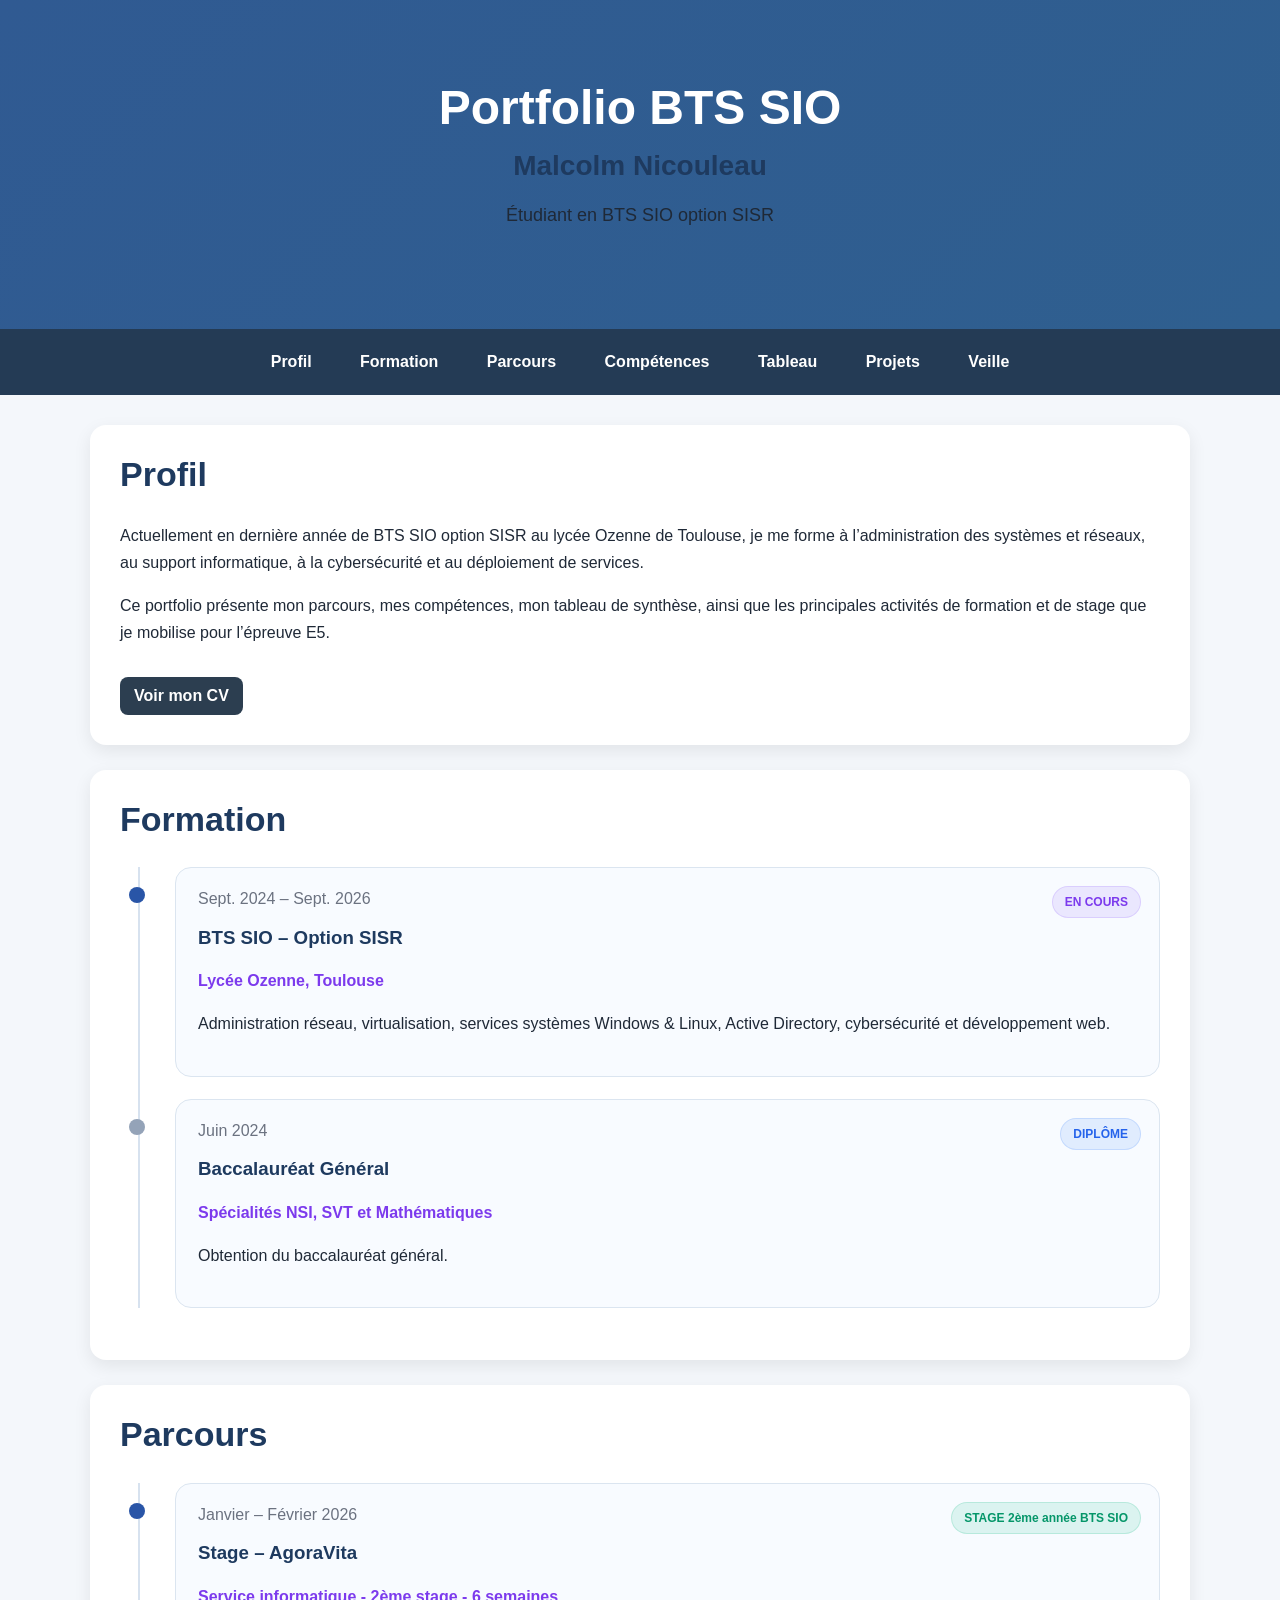
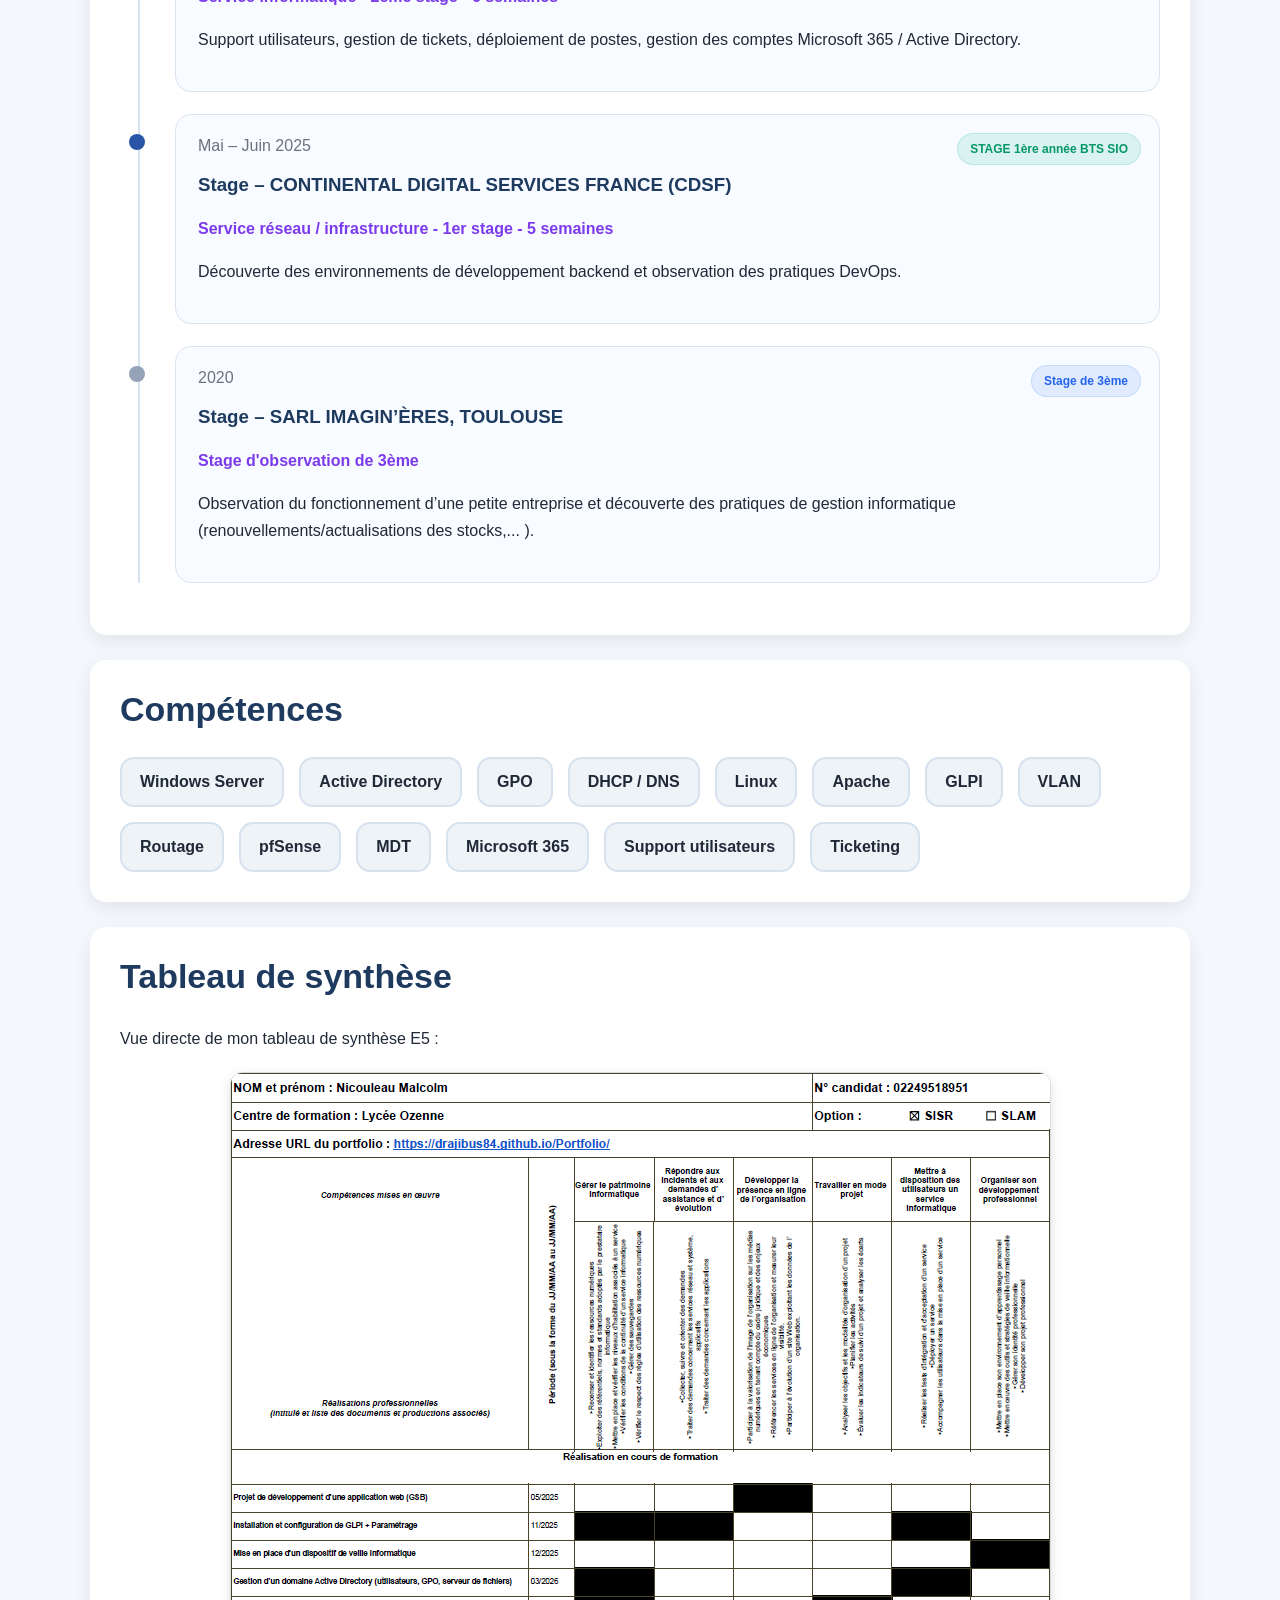
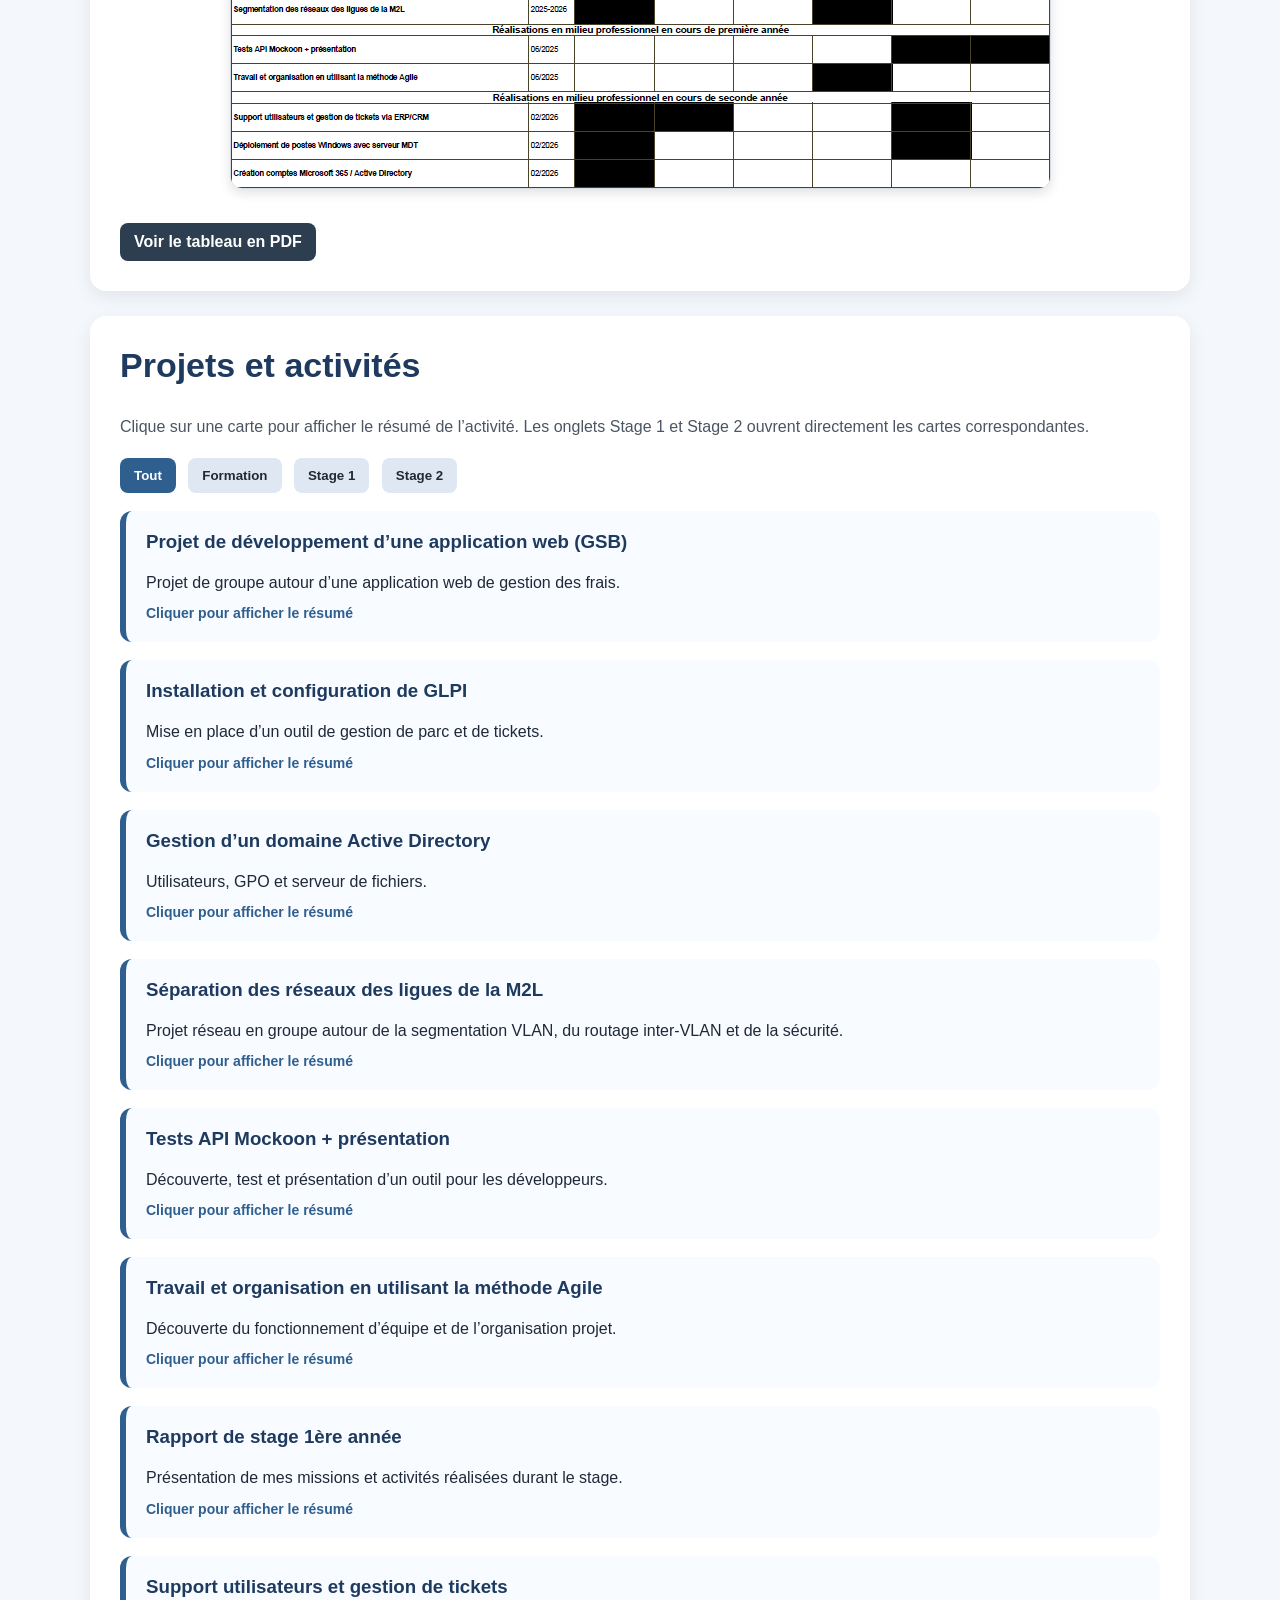
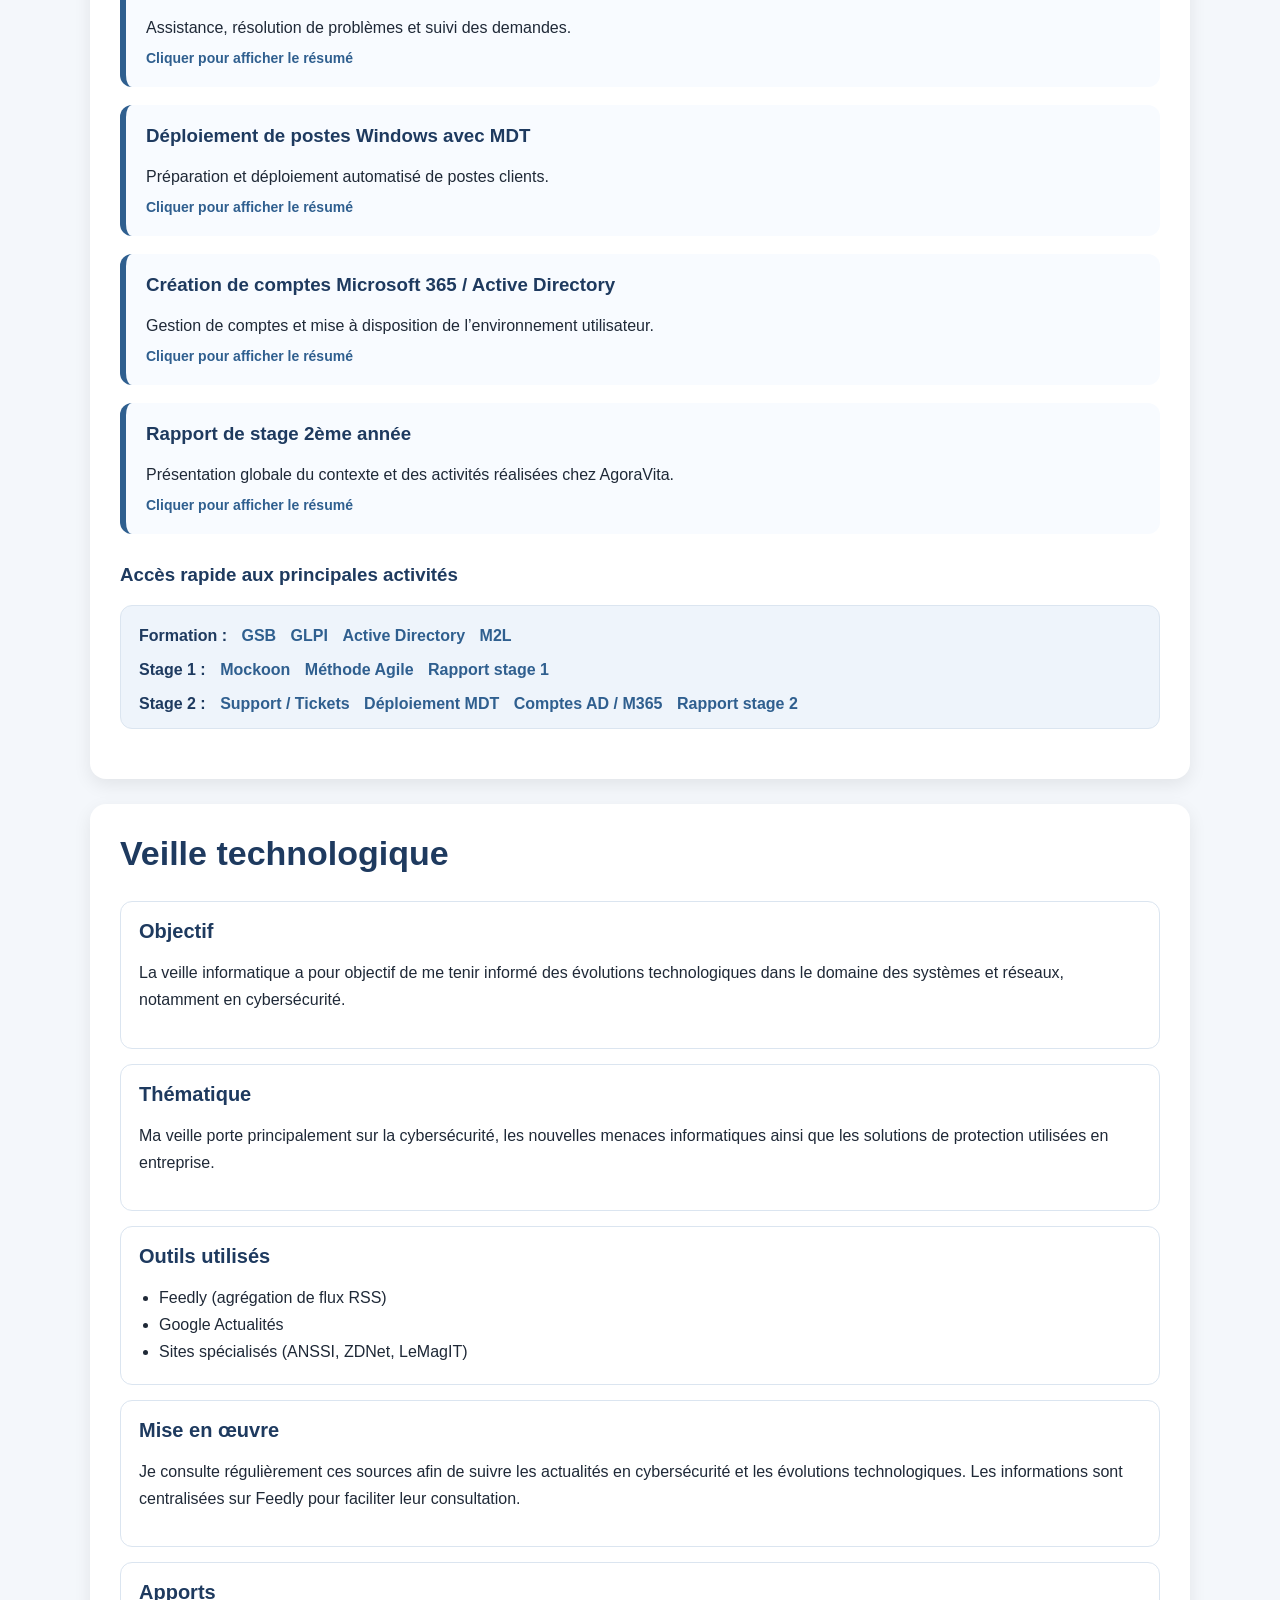
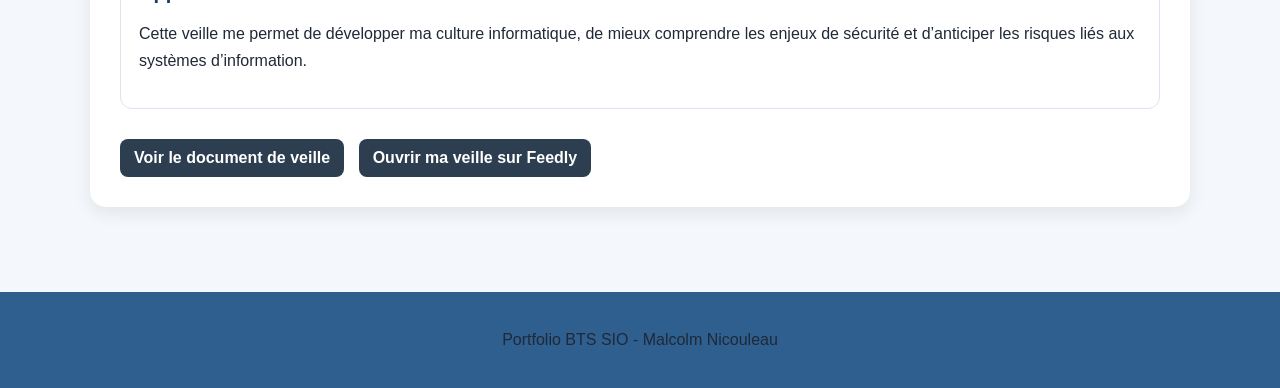
<file: index.html>
<!DOCTYPE html>
<html lang="fr">

<head>
    <meta charset="UTF-8">
    <meta name="viewport" content="width=device-width, initial-scale=1.0">
    <title>Portfolio BTS SIO - Malcolm Nicouleau</title>
    <link rel="stylesheet" href="style.css">
</head>

<body>

    <header class="hero">
        <div class="hero-overlay">
            <h1>Portfolio BTS SIO</h1>
            <h2>Malcolm Nicouleau</h2>
            <p>Étudiant en BTS SIO option SISR</p>
        </div>
    </header>

    <nav class="navbar">
        <a href="#profil">Profil</a>
        <a href="#formation">Formation</a>
        <a href="#parcours">Parcours</a>
        <a href="#competences">Compétences</a>
        <a href="#tableau">Tableau</a>
        <a href="#projets">Projets</a>
        <a href="#veille">Veille</a>
    </nav>

    <main>

        <section id="profil">
            <h2>Profil</h2>
            <p>
                Actuellement en dernière année de BTS SIO option SISR au lycée Ozenne de Toulouse,
                je me forme à l’administration des systèmes et réseaux, au support informatique,
                à la cybersécurité et au déploiement de services.
            </p>
            <p>
                Ce portfolio présente mon parcours, mes compétences, mon tableau de synthèse,
                ainsi que les principales activités de formation et de stage que je mobilise pour l’épreuve E5.
            </p>

            <div class="links">
                <a class="btn-doc" href="documents/cv_malcolm_nicouleau_licence.pdf" target="_blank">Voir mon CV</a>
            </div>
        </section>

        <section id="formation">
            <h2>Formation</h2>
            <div class="timeline">
                <div class="timeline-item">
                    <div class="timeline-dot"></div>
                    <div class="timeline-card">
                        <div class="timeline-date">Sept. 2024 – Sept. 2026</div>
                        <h3>BTS SIO – Option SISR</h3>
                        <p class="timeline-subtitle">Lycée Ozenne, Toulouse</p>
                        <p>
                            Administration réseau, virtualisation, services systèmes Windows & Linux,
                            Active Directory, cybersécurité et développement web.
                        </p>
                        <span class="timeline-badge">EN COURS</span>
                    </div>
                </div>

                <div class="timeline-item">
                    <div class="timeline-dot inactive"></div>
                    <div class="timeline-card">
                        <div class="timeline-date">Juin 2024</div>
                        <h3>Baccalauréat Général</h3>
                        <p class="timeline-subtitle">Spécialités NSI, SVT et Mathématiques</p>
                        <p>Obtention du baccalauréat général.</p>
                        <span class="timeline-badge alt">DIPLÔME</span>
                    </div>
                </div>
            </div>
        </section>

        <section id="parcours">
            <h2>Parcours</h2>
            <div class="timeline">
                <div class="timeline-item">
                    <div class="timeline-dot"></div>
                    <div class="timeline-card">
                        <div class="timeline-date">Janvier – Février 2026</div>
                        <h3>Stage – AgoraVita</h3>
                        <p class="timeline-subtitle">Service informatique - 2ème stage - 6 semaines</p>
                        <p>
                            Support utilisateurs, gestion de tickets, déploiement de postes,
                            gestion des comptes Microsoft 365 / Active Directory.
                        </p>
                        <span class="timeline-badge success">STAGE 2ème année BTS SIO</span>
                    </div>
                </div>

                <div class="timeline-item">
                    <div class="timeline-dot"></div>
                    <div class="timeline-card">
                        <div class="timeline-date">Mai – Juin 2025</div>
                        <h3>Stage – CONTINENTAL DIGITAL SERVICES FRANCE (CDSF)</h3>
                        <p class="timeline-subtitle">Service réseau / infrastructure - 1er stage - 5 semaines</p>
                        <p>
                            Découverte des environnements de
                            développement backend et observation des pratiques DevOps.
                        </p>
                        <span class="timeline-badge success">STAGE 1ère année BTS SIO</span>
                    </div>
                </div>

                <div class="timeline-item">
                    <div class="timeline-dot inactive"></div>
                    <div class="timeline-card">
                        <div class="timeline-date">2020</div>
                        <h3>Stage – SARL IMAGIN’ÈRES, TOULOUSE</h3>
                        <p class="timeline-subtitle">Stage d'observation de 3ème</p>
                        <p>
                            Observation du fonctionnement d’une petite entreprise et
                            découverte des pratiques de gestion informatique
                            (renouvellements/actualisations des stocks,... ).
                        </p>
                        <span class="timeline-badge alt">Stage de 3ème</span>
                    </div>
                </div>
            </div>
        </section>

        <section id="competences">
            <h2>Compétences</h2>
            <div class="skills-grid">
                <div class="skill-box">Windows Server</div>
                <div class="skill-box">Active Directory</div>
                <div class="skill-box">GPO</div>
                <div class="skill-box">DHCP / DNS</div>
                <div class="skill-box">Linux</div>
                <div class="skill-box">Apache</div>
                <div class="skill-box">GLPI</div>
                <div class="skill-box">VLAN</div>
                <div class="skill-box">Routage</div>
                <div class="skill-box">pfSense</div>
                <div class="skill-box">MDT</div>
                <div class="skill-box">Microsoft 365</div>
                <div class="skill-box">Support utilisateurs</div>
                <div class="skill-box">Ticketing</div>
            </div>
        </section>

        <section id="tableau">
            <h2>Tableau de synthèse</h2>
            <p>Vue directe de mon tableau de synthèse E5 :</p>

            <div class="tableau-container">
                <img src="images/Tableau-de-synthese.png" alt="Tableau de synthèse E5">
            </div>

            <div class="links">
                <a class="btn-doc" href="documents/Tableau-de-synthese-Epreuve-E5-BTS-SIO-2026-Malcolm.pdf"
                    target="_blank">
                    Voir le tableau en PDF
                </a>
            </div>
        </section>

        <section id="projets">
            <h2>Projets et activités</h2>
            <p class="section-help">
                Clique sur une carte pour afficher le résumé de l’activité. Les onglets Stage 1 et Stage 2 ouvrent
                directement les cartes correspondantes.
            </p>

            <div class="tabs">
                <button class="tab-btn active" onclick="filterProjects('all', this)">Tout</button>
                <button class="tab-btn" onclick="filterProjects('formation', this)">Formation</button>
                <button class="tab-btn" onclick="filterProjects('stage1', this, true)">Stage 1</button>
                <button class="tab-btn" onclick="filterProjects('stage2', this, true)">Stage 2</button>
            </div>

            <div class="project-list">

                <div id="gsb" class="project-card formation" onclick="toggleProject(this)">
                    <div class="project-summary">
                        <h3>Projet de développement d’une application web (GSB)</h3>
                        <p>Projet de groupe autour d’une application web de gestion des frais.</p>
                        <span class="project-hint">Cliquer pour afficher le résumé</span>
                    </div>

                    <div class="project-details" onclick="event.stopPropagation()">
                        <div class="project-block">
                            <h4>Contexte</h4>
                            <p>
                                Dans le cadre de ma première année de BTS SIO, j’ai participé à un projet en groupe
                                visant
                                à développer une application web pour le laboratoire Galaxy Swiss Bourdin (GSB).
                                L’objectif était de remplacer un système de gestion des frais non uniforme par une
                                application
                                centralisée accessible en ligne.
                            </p>
                        </div>

                        <div class="project-block">
                            <h4>Objectif</h4>
                            <ul>
                                <li>Permettre aux visiteurs de saisir et consulter leurs frais</li>
                                <li>Permettre aux comptables de valider et suivre les remboursements</li>
                                <li>Mettre en place une application complète avec base de données</li>
                            </ul>
                        </div>

                        <div class="project-block">
                            <h4>Réalisation</h4>
                            <p>
                                J’ai participé au développement de l’application en PHP, à la mise en place d’une base
                                de données
                                ainsi qu’au déploiement sur un serveur web.
                            </p>
                            <ul>
                                <li>Création de pages web en PHP / HTML</li>
                                <li>Mise en place d’un système de connexion avec gestion des rôles</li>
                                <li>Utilisation d’une base de données avec phpMyAdmin</li>
                                <li>Déploiement sur serveur Apache</li>
                                <li>Accès distant via SSH / SFTP</li>
                            </ul>
                        </div>

                        <div class="project-block">
                            <h4>Outils utilisés</h4>
                            <div class="skills-grid">
                                <div class="skill-box">Visual Studio Code</div>
                                <div class="skill-box">PHP</div>
                                <div class="skill-box">HTML / CSS</div>
                                <div class="skill-box">phpMyAdmin</div>
                                <div class="skill-box">WampServer</div>
                                <div class="skill-box">Apache</div>
                                <div class="skill-box">Debian</div>
                            </div>
                        </div>

                        <div class="project-block">
                            <h4>Résultat</h4>
                            <p>
                                L’application permet la gestion des frais avec un système de connexion, de saisie et de
                                suivi
                                des remboursements. Ce projet m’a permis de travailler à la fois sur le développement
                                web
                                et sur la mise en place d’un environnement serveur.
                            </p>
                        </div>

                        <a class="btn-small" href="documents/GSB-Mission-7-Compte-Rendu-1.pdf" target="_blank">Voir le
                            document</a>
                    </div>
                </div>

                <div id="glpi" class="project-card formation" onclick="toggleProject(this)">
                    <div class="project-summary">
                        <h3>Installation et configuration de GLPI</h3>
                        <p>Mise en place d’un outil de gestion de parc et de tickets.</p>
                        <span class="project-hint">Cliquer pour afficher le résumé</span>
                    </div>

                    <div class="project-details" onclick="event.stopPropagation()">
                        <div class="project-block">
                            <h4>Contexte</h4>
                            <p>
                                Dans le cadre de ma formation en BTS SIO, j’ai réalisé l’installation et la
                                configuration
                                de GLPI sur un serveur Debian dans une machine virtuelle. GLPI est un outil de gestion
                                de parc informatique et de tickets utilisé en entreprise pour gérer les incidents et les
                                demandes utilisateurs.
                            </p>
                        </div>

                        <div class="project-block">
                            <h4>Objectif</h4>
                            <ul>
                                <li>Mettre en place un serveur GLPI fonctionnel</li>
                                <li>Configurer un environnement web (LAMP)</li>
                                <li>Créer et gérer des tickets d’incidents</li>
                                <li>Comprendre le fonctionnement d’un outil de support informatique</li>
                            </ul>
                        </div>

                        <div class="project-block">
                            <h4>Réalisation</h4>
                            <p>
                                J’ai installé GLPI sur une machine Debian en mettant en place un environnement LAMP
                                (Apache, MariaDB, PHP). J’ai ensuite configuré la base de données, le serveur web
                                ainsi que les paramètres nécessaires au bon fonctionnement de l’application.
                            </p>
                            <ul>
                                <li>Installation d’Apache, MariaDB et PHP</li>
                                <li>Création et configuration de la base de données GLPI</li>
                                <li>Téléchargement et déploiement de GLPI sur le serveur</li>
                                <li>Configuration d’Apache et PHP-FPM</li>
                                <li>Accès à l’interface web et finalisation de l’installation</li>
                            </ul>
                        </div>

                        <div class="project-block">
                            <h4>Utilisation de GLPI</h4>
                            <p>
                                Une fois GLPI installé, j’ai utilisé l’outil pour créer et gérer des tickets
                                d’incidents.
                                J’ai simulé différents types de demandes (matériel, logiciel, réseau, demandes diverses)
                                afin de comprendre le fonctionnement du support informatique.
                            </p>
                            <ul>
                                <li>Création de tickets via l’interface utilisateur</li>
                                <li>Gestion des priorités (urgence)</li>
                                <li>Suivi des tickets côté technicien</li>
                                <li>Résolution et clôture des tickets</li>
                            </ul>
                        </div>

                        <div class="project-block">
                            <h4>Résultat</h4>
                            <p>
                                Cette activité m’a permis de comprendre le fonctionnement d’un outil de gestion de parc
                                informatique et de support utilisateur. J’ai pu mettre en place une solution complète
                                et fonctionnelle, similaire à celles utilisées en entreprise pour gérer les incidents.
                            </p>
                        </div>

                        <a class="btn-small" href="documents/Procedure_installation_GLPI.pdf" target="_blank">
                            Voir la procédure complète
                        </a>
                    </div>
                </div>

                <div id="ad-formation" class="project-card formation" onclick="toggleProject(this)">
                    <div class="project-summary">
                        <h3>Gestion d’un domaine Active Directory</h3>
                        <p>Utilisateurs, GPO et serveur de fichiers.</p>
                        <span class="project-hint">Cliquer pour afficher le résumé</span>
                    </div>

                    <div class="project-details" onclick="event.stopPropagation()">
                        <div class="project-block">
                            <h4>Contexte</h4>
                            <p>
                                Dans le cadre d’un projet de gestion du réseau de la M2L, j’ai participé à la mise en
                                place
                                d’un domaine Active Directory afin d’organiser les utilisateurs, les ressources et les
                                accès.
                                L’objectif était de structurer un environnement réseau avec plusieurs ligues et
                                différents types d’utilisateurs.
                            </p>
                        </div>

                        <div class="project-block">
                            <h4>Objectif</h4>
                            <ul>
                                <li>Mettre en place une architecture Active Directory organisée</li>
                                <li>Créer et gérer des utilisateurs et groupes de sécurité</li>
                                <li>Gérer les droits d’accès aux ressources</li>
                                <li>Automatiser la configuration des postes via des GPO</li>
                            </ul>
                        </div>

                        <div class="project-block">
                            <h4>Réalisation</h4>
                            <p>
                                J’ai participé à la création d’une arborescence Active Directory structurée par ligues
                                et par types d’utilisateurs, ainsi qu’à la mise en place des groupes de sécurité.
                            </p>
                            <ul>
                                <li>Création d’Unités Organisationnelles (OU) par ligue</li>
                                <li>Création de groupes de sécurité (membres, responsables)</li>
                                <li>Mise en place d’une nomenclature des utilisateurs</li>
                                <li>Création des comptes utilisateurs dans le domaine</li>
                            </ul>
                        </div>

                        <div class="project-block">
                            <h4>Gestion des ressources</h4>
                            <p>
                                J’ai configuré un serveur de fichiers avec une organisation claire des dossiers et des
                                droits
                                d’accès en fonction des utilisateurs et des groupes.
                            </p>
                            <ul>
                                <li>Création de dossiers personnels pour chaque utilisateur</li>
                                <li>Organisation des dossiers par ligue (Aviron, Judo...)</li>
                                <li>Mise en place de droits NTFS et de partage</li>
                                <li>Gestion des accès selon les rôles (lecture, écriture, suppression)</li>
                            </ul>
                        </div>

                        <div class="project-block">
                            <h4>GPO et automatisation</h4>
                            <p>
                                J’ai utilisé des stratégies de groupe (GPO) pour automatiser la configuration des postes
                                utilisateurs
                                et renforcer la sécurité du système.
                            </p>
                            <ul>
                                <li>Déploiement automatique des lecteurs réseau (P:, D:, L:)</li>
                                <li>Restriction d’accès à certaines fonctionnalités (registre, panneau de configuration)
                                </li>
                                <li>Configuration automatique du proxy</li>
                                <li>Gestion des droits administrateurs selon les profils</li>
                            </ul>
                        </div>

                        <div class="project-block">
                            <h4>Résultat</h4>
                            <p>
                                Cette activité m’a permis de comprendre le fonctionnement d’un domaine Active Directory
                                en entreprise,
                                notamment la gestion centralisée des utilisateurs, des ressources et des droits.
                                J’ai pu mettre en place une infrastructure organisée, sécurisée et automatisée.
                            </p>
                        </div>

                        <a class="btn-small" href="documents/ap_mission3_fiche_technique.pdf" target="_blank">
                            Voir la fiche technique
                        </a>
                    </div>
                </div>

                <div id="m2l" class="project-card formation" onclick="toggleProject(this)">
                    <div class="project-summary">
                        <h3>Séparation des réseaux des ligues de la M2L</h3>
                        <p>Projet réseau en groupe autour de la segmentation VLAN, du routage inter-VLAN et de la
                            sécurité.</p>
                        <span class="project-hint">Cliquer pour afficher le résumé</span>
                    </div>

                    <div class="project-details" onclick="event.stopPropagation()">
                        <div class="project-block">
                            <h4>Contexte</h4>
                            <p>
                                La Maison des Ligues de Lorraine regroupe plusieurs ligues sportives dans un même
                                bâtiment.
                                Le projet consistait à séparer les différents réseaux afin d’améliorer l’organisation,
                                la sécurité et la gestion globale de l’infrastructure.
                            </p>
                        </div>

                        <div class="project-block">
                            <h4>Objectif</h4>
                            <ul>
                                <li>Séparer les réseaux des différentes ligues à l’aide de VLAN</li>
                                <li>Permettre l’accès aux ressources de la M2L et à Internet</li>
                                <li>Améliorer l’organisation et la sécurité du réseau</li>
                            </ul>
                        </div>

                        <div class="project-block">
                            <h4>Réalisation</h4>
                            <p>
                                Ce projet a été réalisé en groupe. J’ai participé à la mise en place d’une architecture
                                réseau avec segmentation en VLAN, routage inter-VLAN et configuration de la sécurité.
                            </p>
                            <ul>
                                <li>Création et attribution de VLAN</li>
                                <li>Configuration des trunks</li>
                                <li>Routage inter-VLAN</li>
                                <li>Travail sur l’organisation et la documentation</li>
                            </ul>
                        </div>

                        <div class="project-block">
                            <h4>Résultat</h4>
                            <p>
                                Ce projet m’a permis de mieux comprendre l’organisation d’un réseau segmenté,
                                le fonctionnement des VLAN et le travail en groupe sur une activité technique.
                                Il m’a aussi permis de suivre l’évolution d’un projet sur plusieurs semaines,
                                avec une répartition précise des tâches et une adaptation du planning en fonction
                                des difficultés rencontrées.
                            </p>
                        </div>

                        <div class="project-block">
                            <h4>Documents associés</h4>
                            <p>
                                Le diaporama présente la solution technique mise en place, tandis que le planning des 12
                                semaines
                                montre l’organisation du travail en groupe, la répartition des tâches et le suivi de
                                l’avancement du projet.
                            </p>
                        </div>

                        <a class="btn-small" href="documents/Diporama-Projet-Separation-des-Ligues-Malcolm.pdf"
                            target="_blank">Voir le diaporama</a>
                        <a class="btn-small" href="documents/Plannings-des-12-semaines.pdf" target="_blank">Voir le
                            planning du projet</a>
                    </div>
                </div>

                <div id="mockoon" class="project-card stage1" onclick="toggleProject(this)">
                    <div class="project-summary">
                        <h3>Tests API Mockoon + présentation</h3>
                        <p>Découverte, test et présentation d’un outil pour les développeurs.</p>
                        <span class="project-hint">Cliquer pour afficher le résumé</span>
                    </div>

                    <div class="project-details" onclick="event.stopPropagation()">
                        <div class="project-block">
                            <h4>Contexte</h4>
                            <p>
                                Lors de mon stage de première année chez CDSF (Continental Digital Services France),
                                j’ai été amené à découvrir l’outil Mockoon dans un environnement de développement
                                backend.
                                L’équipe utilisait des API et avait besoin de tester leurs applications sans dépendre
                                d’API réelles.
                            </p>
                        </div>

                        <div class="project-block">
                            <h4>Objectif</h4>
                            <ul>
                                <li>Comprendre le fonctionnement des API</li>
                                <li>Découvrir un outil de simulation d’API</li>
                                <li>Présenter l’intérêt de Mockoon à l’équipe</li>
                            </ul>
                        </div>

                        <div class="project-block">
                            <h4>Réalisation</h4>
                            <p>
                                J’ai d’abord découvert le fonctionnement des API et des requêtes HTTP à l’aide de
                                Postman,
                                puis j’ai pris en main Mockoon afin de simuler des API localement.
                            </p>
                            <ul>
                                <li>Création de routes HTTP (GET, POST, PUT, DELETE)</li>
                                <li>Simulation de réponses et de différents statuts (200, 404…)</li>
                                <li>Utilisation de databuckets pour gérer des données</li>
                                <li>Import de fichiers JSON et OpenAPI</li>
                            </ul>
                        </div>

                        <div class="project-block">
                            <h4>Présentation à l’équipe</h4>
                            <p>
                                J’ai réalisé un diaporama afin de présenter Mockoon aux développeurs de l’équipe VDO
                                Fleet,
                                en expliquant son fonctionnement et ses avantages dans le cadre des tests d’API.
                            </p>
                        </div>

                        <div class="project-block">
                            <h4>Résultat</h4>
                            <p>
                                Cette activité m’a permis de comprendre le fonctionnement des API et l’intérêt des
                                outils
                                de simulation dans un environnement de développement. J’ai également développé mes
                                compétences
                                en communication en présentant un outil technique à une équipe.
                            </p>
                        </div>

                        <a class="btn-small" href="documents/Mockoon.pdf" target="_blank">
                            Voir le diaporama
                        </a>
                    </div>
                </div>

                <div id="agile" class="project-card stage1" onclick="toggleProject(this)">
                    <div class="project-summary">
                        <h3>Travail et organisation en utilisant la méthode Agile</h3>
                        <p>Découverte du fonctionnement d’équipe et de l’organisation projet.</p>
                        <span class="project-hint">Cliquer pour afficher le résumé</span>
                    </div>

                    <div class="project-details" onclick="event.stopPropagation()">
                        <div class="project-block">
                            <h4>Contexte</h4>
                            <p>
                                Durant mon stage, l’équipe travaillait en méthode Agile (Scrum) afin d’organiser
                                le développement des projets et améliorer la communication entre les membres.
                            </p>
                        </div>

                        <div class="project-block">
                            <h4>Organisation</h4>
                            <p>
                                J’ai pu observer le fonctionnement d’une équipe Agile avec différents rôles :
                            </p>
                            <ul>
                                <li>Scrum Master : organisation des réunions et suivi de l’équipe</li>
                                <li>Product Owner : définition des besoins</li>
                                <li>Product Manager : vision globale du projet</li>
                            </ul>
                        </div>

                        <div class="project-block">
                            <h4>Réalisation</h4>
                            <p>
                                J’ai assisté aux daily meetings, des réunions quotidiennes durant lesquelles chaque
                                membre présente son avancement et ses difficultés.
                            </p>
                            <ul>
                                <li>Suivi des tâches quotidiennes</li>
                                <li>Communication entre les équipes</li>
                                <li>Organisation du travail en projet</li>
                            </ul>
                        </div>

                        <div class="project-block">
                            <h4>Résultat</h4>
                            <p>
                                Cette expérience m’a permis de comprendre le fonctionnement du travail en mode projet
                                en entreprise et l’importance de la communication, de l’organisation et du suivi des
                                tâches.
                            </p>
                        </div>
                    </div>
                </div>

                <div id="rapport-stage1" class="project-card stage1" onclick="toggleProject(this)">
                    <div class="project-summary">
                        <h3>Rapport de stage 1ère année</h3>
                        <p>Présentation de mes missions et activités réalisées durant le stage.</p>
                        <span class="project-hint">Cliquer pour afficher le résumé</span>
                    </div>

                    <div class="project-details" onclick="event.stopPropagation()">
                        <div class="project-block">
                            <h4>Présentation du stage</h4>
                            <p>
                                Ce document présente l’ensemble de mon stage de première année, incluant le contexte
                                de l’entreprise, les outils utilisés et les activités réalisées.
                            </p>
                        </div>

                        <div class="project-block">
                            <h4>Contenu</h4>
                            <ul>
                                <li>Découverte du développement backend avec Spring Boot</li>
                                <li>Utilisation de Docker et base de données</li>
                                <li>Présentation de Mockoon</li>
                                <li>Observation des pratiques DevOps</li>
                            </ul>
                        </div>

                        <div class="project-block">
                            <h4>Apports</h4>
                            <p>
                                Ce stage m’a permis de découvrir le fonctionnement d’une entreprise informatique,
                                de comprendre le travail en équipe et de développer mes compétences techniques et
                                professionnelles.
                            </p>
                        </div>

                        <a class="btn-small" href="documents/v4_rapport_activite_stage_1ere_annee.pdf" target="_blank">
                            Voir le rapport complet
                        </a>
                    </div>
                </div>

                <div id="support-tickets" class="project-card stage2" onclick="toggleProject(this)">
                    <div class="project-summary">
                        <h3>Support utilisateurs et gestion de tickets</h3>
                        <p>Assistance, résolution de problèmes et suivi des demandes.</p>
                        <span class="project-hint">Cliquer pour afficher le résumé</span>
                    </div>

                    <div class="project-details" onclick="event.stopPropagation()">
                        <div class="project-block">
                            <h4>Contexte</h4>
                            <p>
                                Durant mon stage chez AgoraVita, j’ai participé au support informatique
                                en traitant les demandes utilisateurs via un système de tickets (ERP/CRM interne).
                            </p>
                        </div>

                        <div class="project-block">
                            <h4>Objectif</h4>
                            <ul>
                                <li>Répondre aux demandes utilisateurs</li>
                                <li>Diagnostiquer et résoudre les incidents</li>
                                <li>Assurer le suivi des tickets</li>
                            </ul>
                        </div>

                        <div class="project-block">
                            <h4>Réalisation</h4>
                            <ul>
                                <li>Création et gestion de tickets (appels, mails, ERP)</li>
                                <li>Prise en main à distance avec GoToAssist</li>
                                <li>Résolution d’incidents (Outlook, PC, accès…)</li>
                                <li>Suivi et clôture des tickets</li>
                            </ul>
                        </div>

                        <div class="project-block">
                            <h4>Exemple</h4>
                            <p>
                                J’ai traité un ticket concernant l’archivage d’une boîte mail Outlook
                                afin de libérer de l’espace de stockage.
                            </p>
                        </div>

                        <div class="project-block">
                            <h4>Résultat</h4>
                            <p>
                                Cette activité m’a permis de développer mes compétences en support utilisateur,
                                diagnostic de problèmes et communication avec les clients.
                            </p>
                        </div>

                        <a class="btn-small" href="documents/Activite-1_Support-utilisateurs-et-tickets.pdf"
                            target="_blank">
                            Voir l'activité
                        </a>
                    </div>
                </div>

                <div id="mdt" class="project-card stage2" onclick="toggleProject(this)">
                    <div class="project-summary">
                        <h3>Déploiement de postes Windows avec MDT</h3>
                        <p>Préparation et déploiement automatisé de postes clients.</p>
                        <span class="project-hint">Cliquer pour afficher le résumé</span>
                    </div>

                    <div class="project-details" onclick="event.stopPropagation()">
                        <div class="project-block">
                            <h4>Contexte</h4>
                            <p>
                                Dans le cadre du renouvellement du parc informatique, j’ai participé
                                au déploiement de postes via Microsoft Deployment Toolkit (MDT).
                            </p>
                        </div>

                        <div class="project-block">
                            <h4>Objectif</h4>
                            <ul>
                                <li>Automatiser l’installation des postes</li>
                                <li>Standardiser les configurations</li>
                                <li>Réduire le temps de préparation</li>
                            </ul>
                        </div>

                        <div class="project-block">
                            <h4>Réalisation</h4>
                            <ul>
                                <li>Démarrage réseau PXE (IPv4)</li>
                                <li>Déploiement d’une image Windows 11</li>
                                <li>Installation des logiciels (Teams, navigateur…)</li>
                                <li>Mises à jour Windows et pilotes</li>
                                <li>Configuration des postes</li>
                            </ul>
                        </div>

                        <div class="project-block">
                            <h4>Procédure</h4>
                            <p>
                                Le poste est démarré via le réseau (PXE), puis une image Windows standardisée
                                est installée automatiquement via MDT.
                            </p>
                        </div>

                        <div class="project-block">
                            <h4>Résultat</h4>
                            <p>
                                Cette activité m’a permis de comprendre l’importance de la standardisation
                                et de l’automatisation dans la gestion d’un parc informatique.
                            </p>
                        </div>

                        <a class="btn-small" href="documents/Activite-2_Déploiement-de-postes-(MDT).pdf"
                            target="_blank">
                            Voir l'activité
                        </a>
                    </div>
                </div>

                <div id="comptes-ad" class="project-card stage2" onclick="toggleProject(this)">
                    <div class="project-summary">
                        <h3>Création de comptes Microsoft 365 / Active Directory</h3>
                        <p>Gestion de comptes et mise à disposition de l’environnement utilisateur.</p>
                        <span class="project-hint">Cliquer pour afficher le résumé</span>
                    </div>

                    <div class="project-details" onclick="event.stopPropagation()">
                        <div class="project-block">
                            <h4>Contexte</h4>
                            <p>
                                Dans le cadre du support utilisateurs, j’ai participé à la gestion des comptes
                                Active Directory et Microsoft 365.
                            </p>
                        </div>

                        <div class="project-block">
                            <h4>Objectif</h4>
                            <ul>
                                <li>Créer et gérer les comptes utilisateurs</li>
                                <li>Attribuer les droits et accès</li>
                                <li>Garantir la sécurité des accès</li>
                            </ul>
                        </div>

                        <div class="project-block">
                            <h4>Réalisation</h4>
                            <ul>
                                <li>Création de comptes AD</li>
                                <li>Attribution de licences Microsoft 365</li>
                                <li>Gestion des groupes et droits d’accès</li>
                                <li>Réinitialisation de mots de passe</li>
                                <li>Configuration Outlook et Teams</li>
                            </ul>
                        </div>

                        <div class="project-block">
                            <h4>Exemples</h4>
                            <ul>
                                <li>Création d’un utilisateur à partir d’un modèle</li>
                                <li>Modification des droits d’accès à un dossier</li>
                                <li>Vérification des groupes AD</li>
                            </ul>
                        </div>

                        <div class="project-block">
                            <h4>Résultat</h4>
                            <p>
                                Cette activité m’a permis de comprendre la gestion des identités et des accès
                                dans un environnement professionnel sécurisé.
                            </p>
                        </div>

                        <a class="btn-small" href="documents/Activite-3_Comptes_AD-Microsoft-365.pdf" target="_blank">
                            Voir l'activité
                        </a>
                    </div>
                </div>

                <div id="rapport-stage2" class="project-card stage2" onclick="toggleProject(this)">
                    <div class="project-summary">
                        <h3>Rapport de stage 2ème année</h3>
                        <p>Présentation globale du contexte et des activités réalisées chez AgoraVita.</p>
                        <span class="project-hint">Cliquer pour afficher le résumé</span>
                    </div>

                    <div class="project-details" onclick="event.stopPropagation()">
                        <div class="project-block">
                            <h4>Contenu</h4>
                            <ul>
                                <li>Support utilisateurs et gestion des tickets</li>
                                <li>Déploiement de postes avec MDT</li>
                                <li>Gestion des comptes Active Directory / Microsoft 365</li>
                            </ul>
                        </div>

                        <div class="project-block">
                            <h4>Compétences développées</h4>
                            <p>
                                J’ai développé des compétences en support informatique, en déploiement
                                de postes et en gestion des accès utilisateurs.
                            </p>
                        </div>

                        <a class="btn-small" href="documents/Rapport-d'activité-stage-2eme-annee.pdf" target="_blank">
                            Voir le rapport complet
                        </a>
                    </div>
                </div>

            </div>

            <h3 style="margin-top: 30px;">Accès rapide aux principales activités</h3>
            <div class="project-links">
                <div class="project-links-group">
                    <strong>Formation :</strong>
                    <a href="#gsb">GSB</a>
                    <a href="#glpi">GLPI</a>
                    <a href="#ad-formation">Active Directory</a>
                    <a href="#m2l">M2L</a>
                </div>

                <div class="project-links-group">
                    <strong>Stage 1 :</strong>
                    <a href="#mockoon">Mockoon</a>
                    <a href="#agile">Méthode Agile</a>
                    <a href="#rapport-stage1">Rapport stage 1</a>
                </div>

                <div class="project-links-group">
                    <strong>Stage 2 :</strong>
                    <a href="#support-tickets">Support / Tickets</a>
                    <a href="#mdt">Déploiement MDT</a>
                    <a href="#comptes-ad">Comptes AD / M365</a>
                    <a href="#rapport-stage2">Rapport stage 2</a>
                </div>
            </div>
        </section>

        <section id="veille">
            <h2>Veille technologique</h2>

            <div class="project-content">

                <div class="project-block">
                    <h4>Objectif</h4>
                    <p>
                        La veille informatique a pour objectif de me tenir informé des évolutions
                        technologiques dans le domaine des systèmes et réseaux, notamment en cybersécurité.
                    </p>
                </div>

                <div class="project-block">
                    <h4>Thématique</h4>
                    <p>
                        Ma veille porte principalement sur la cybersécurité, les nouvelles menaces
                        informatiques ainsi que les solutions de protection utilisées en entreprise.
                    </p>
                </div>

                <div class="project-block">
                    <h4>Outils utilisés</h4>
                    <ul>
                        <li>Feedly (agrégation de flux RSS)</li>
                        <li>Google Actualités</li>
                        <li>Sites spécialisés (ANSSI, ZDNet, LeMagIT)</li>
                    </ul>
                </div>

                <div class="project-block">
                    <h4>Mise en œuvre</h4>
                    <p>
                        Je consulte régulièrement ces sources afin de suivre les actualités
                        en cybersécurité et les évolutions technologiques. Les informations sont
                        centralisées sur Feedly pour faciliter leur consultation.
                    </p>
                </div>

                <div class="project-block">
                    <h4>Apports</h4>
                    <p>
                        Cette veille me permet de développer ma culture informatique,
                        de mieux comprendre les enjeux de sécurité et d’anticiper les risques
                        liés aux systèmes d’information.
                    </p>
                </div>

                <div class="links">
                    <a class="btn-doc"
                        href="documents/Document-Technique-Dispositif-de-Veille-Technologique-et-Informationnelle.pdf"
                        target="_blank">
                        Voir le document de veille
                    </a>

                    <a class="btn-doc" href="https://feedly.com/i/my/me" target="_blank">
                        Ouvrir ma veille sur Feedly
                    </a>
                </div>

            </div>
        </section>

    </main>

    <footer>
        <p>Portfolio BTS SIO - Malcolm Nicouleau</p>
    </footer>

    <script>
        function filterProjects(category, button = null, expandVisible = false) {
            const cards = document.querySelectorAll('.project-card');
            const buttons = document.querySelectorAll('.tab-btn');

            buttons.forEach(btn => btn.classList.remove('active'));
            if (button) {
                button.classList.add('active');
            }

            cards.forEach(card => {
                const isVisible = category === 'all' || card.classList.contains(category);

                if (isVisible) {
                    card.style.display = 'block';

                    if (expandVisible) {
                        card.classList.add('active');
                    } else {
                        card.classList.remove('active');
                    }
                } else {
                    card.style.display = 'none';
                    card.classList.remove('active');
                }
            });
        }

        function toggleProject(card) {
            const isAlreadyOpen = card.classList.contains("active");

            document.querySelectorAll(".project-card").forEach(c => {
                c.classList.remove("active");
            });

            if (!isAlreadyOpen) {
                card.classList.add("active");
            }
        }

        const sections = document.querySelectorAll("section");
        const navLinks = document.querySelectorAll(".navbar a");

        function updateActiveNav() {
            let current = "";
            const scrollPosition = window.scrollY + 220;

            sections.forEach(section => {
                if (scrollPosition >= section.offsetTop) {
                    current = section.getAttribute("id");
                }
            });

            navLinks.forEach(link => {
                link.classList.remove("active");
                if (link.getAttribute("href") === "#" + current) {
                    link.classList.add("active");
                }
            });
        }

        function openProjectFromHash() {
            const hash = window.location.hash;
            if (!hash) return;

            const target = document.querySelector(hash);
            if (target && target.classList.contains('project-card')) {
                document.querySelectorAll('.project-card').forEach(c => c.classList.remove('active'));
                target.style.display = 'block';
                target.classList.add('active');
            }
        }

        window.addEventListener("scroll", updateActiveNav);
        window.addEventListener("load", updateActiveNav);
        window.addEventListener("load", openProjectFromHash);
        window.addEventListener("hashchange", openProjectFromHash);
    </script>

</body>

</html>
</file>
<file: style.css>
body {
    margin: 0;
    font-family: Arial, sans-serif;
    background: #f4f7fb;
    color: #1f2937;
}

html {
    scroll-behavior: smooth;
}

.hero {
    background: linear-gradient(135deg, #305a92, #2f5f8f);
    color: white;
    text-align: center;
    padding: 80px 20px;
}

.hero-overlay h1 {
    margin: 0;
    font-size: 48px;
}

.hero-overlay h2 {
    margin: 15px 0 10px 0;
    font-size: 28px;
}

.hero-overlay p {
    font-size: 18px;
}

nav {
    background-color: #243b55;
    text-align: center;
    padding: 14px 10px;
    position: sticky;
    top: 0;
    z-index: 1000;
}

nav a {
    color: white;
    text-decoration: none;
    margin: 0 8px;
    font-weight: bold;
    padding: 10px 14px;
    border-radius: 8px;
    display: inline-block;
    transition: all 0.2s ease;
}

nav a:hover {
    background-color: white;
    color: #243b55;
}

.navbar a.active {
    color: #08efff;
    background-color: rgba(139, 92, 246, 0.12);
    font-weight: 700;
}

main {
    max-width: 1100px;
    margin: 0 auto;
    padding: 30px 20px;
}

section {
    background: white;
    margin-bottom: 25px;
    padding: 30px;
    border-radius: 16px;
    box-shadow: 0 6px 18px rgba(0, 0, 0, 0.08);
}

h2 {
    color: #1e3a5f;
    margin-top: 0;
    font-size: 34px;
}

h3 {
    color: #1e3a5f;
}

p,
li {
    color: #1f2937;
    line-height: 1.7;
}

.cards {
    display: flex;
    flex-wrap: wrap;
    gap: 20px;
}

.card {
    flex: 1 1 250px;
    background: #eef3f8;
    padding: 20px;
    border-radius: 14px;
}

.skills-grid {
    display: flex;
    flex-wrap: wrap;
    gap: 15px;
}

.skill-box {
    background: #eef3f8;
    border: 2px solid #d7e2ef;
    border-radius: 14px;
    padding: 14px 18px;
    font-weight: bold;
    color: #1f2937;
    transition: 0.2s ease;
}

.skill-box:hover {
    background: #dfeaf6;
    transform: translateY(-2px);
}

.tableau-container {
    margin-top: 20px;
    text-align: center;
}

.tableau-container img {
    max-width: 100%;
    border-radius: 12px;
    border: 1px solid #d5dce5;
    box-shadow: 0 4px 12px rgba(0, 0, 0, 0.12);
}

.links {
    margin-top: 20px;
}

.btn-doc,
.btn-small {
    display: inline-block;
    padding: 10px 14px;
    background-color: #2c3e50;
    color: white;
    text-decoration: none;
    border-radius: 8px;
    font-weight: bold;
    transition: 0.2s ease;
    margin-right: 10px;
    margin-top: 10px;
    border: none;
}

.btn-doc:hover,
.btn-small:hover {
    background-color: #3f5872;
}

.tabs {
    margin-bottom: 18px;
}

.tab-btn {
    background: #dfe7f2;
    color: #1f2937;
    border: none;
    padding: 10px 14px;
    border-radius: 8px;
    margin-right: 8px;
    font-weight: bold;
    cursor: pointer;
}

.tab-btn.active,
.tab-btn:hover {
    background: #2f5f8f;
    color: white;
}

.section-help {
    color: #4b5563;
    margin-bottom: 18px;
}

.project-links {
    background: #eef4fb;
    border: 1px solid #dbe5f0;
    border-radius: 12px;
    padding: 15px 18px;
    margin-bottom: 20px;
}

.project-links-group {
    margin-bottom: 10px;
}

.project-links-group:last-child {
    margin-bottom: 0;
}

.project-links-group strong {
    color: #1e3a5f;
    margin-right: 10px;
}

.project-links-group a {
    display: inline-block;
    margin-right: 10px;
    margin-top: 6px;
    color: #2f5f8f;
    font-weight: bold;
    text-decoration: none;
}

.project-links-group a:hover {
    text-decoration: underline;
}

.project-list {
    display: flex;
    flex-direction: column;
    gap: 18px;
}

.project-card {
    background: #f8fbff;
    border-left: 6px solid #2f5f8f;
    padding: 20px;
    border-radius: 12px;
    transition: 0.25s ease;
    cursor: pointer;
    scroll-margin-top: 100px;
}

.project-card:hover {
    transform: translateY(-2px);
    box-shadow: 0 8px 18px rgba(0, 0, 0, 0.08);
}

.project-summary h3 {
    margin-top: 0;
    margin-bottom: 10px;
}

.project-summary p {
    margin-bottom: 8px;
}

.project-hint {
    display: inline-block;
    font-size: 14px;
    color: #2f5f8f;
    font-weight: bold;
}

.project-details {
    display: none;
    margin-top: 18px;
    animation: fadeIn 0.3s ease;
}

.project-card.active .project-details {
    display: block;
}

.project-card.active {
    background: #eef4fb;
    box-shadow: 0 8px 18px rgba(0, 0, 0, 0.08);
}

.project-block {
    background: white;
    border: 1px solid #dbe5f0;
    border-radius: 12px;
    padding: 18px;
    margin-bottom: 15px;
}

.project-block h4 {
    margin-top: 0;
    margin-bottom: 10px;
    color: #1e3a5f;
    font-size: 20px;
}

.project-block ul {
    padding-left: 20px;
    margin-bottom: 0;
}

.timeline {
    position: relative;
    margin-top: 10px;
}

.timeline::before {
    content: "";
    position: absolute;
    left: 18px;
    top: 0;
    bottom: 0;
    width: 2px;
    background: #d7e2ef;
}

.timeline-item {
    position: relative;
    padding-left: 55px;
    margin-bottom: 22px;
}

.timeline-dot {
    position: absolute;
    left: 9px;
    top: 20px;
    width: 16px;
    height: 16px;
    border-radius: 50%;
    background: #2955a7;
}

.timeline-dot.inactive {
    background: #94a3b8;
}

.timeline-card {
    position: relative;
    background: #f8fbff;
    border: 1px solid #dbe5f0;
    border-radius: 16px;
    padding: 22px;
}

.timeline-date {
    color: #6b7280;
    margin-bottom: 10px;
}

.timeline-subtitle {
    color: #7c3aed;
    font-weight: bold;
    margin-top: 0;
}

.timeline-badge {
    position: absolute;
    top: 18px;
    right: 18px;
    background: rgba(139, 92, 246, 0.12);
    color: #7c3aed;
    border: 1px solid rgba(139, 92, 246, 0.18);
    padding: 8px 12px;
    border-radius: 999px;
    font-size: 12px;
    font-weight: bold;
}

.timeline-badge.alt {
    background: rgba(59, 130, 246, 0.12);
    color: #2563eb;
    border-color: rgba(59, 130, 246, 0.18);
}

.timeline-badge.success {
    background: rgba(16, 185, 129, 0.12);
    color: #059669;
    border-color: rgba(16, 185, 129, 0.18);
}

footer {
    background-color: #2f5f8f;
    color: white;
    text-align: center;
    padding: 18px;
    margin-top: 30px;
}

@keyframes fadeIn {
    from {
        opacity: 0;
        transform: translateY(8px);
    }

    to {
        opacity: 1;
        transform: translateY(0);
    }
}

@media (max-width: 768px) {
    .hero-overlay h1 {
        font-size: 34px;
    }

    .hero-overlay h2 {
        font-size: 22px;
    }

    nav a {
        margin: 6px;
        font-size: 14px;
    }

    section {
        padding: 20px;
    }

    .timeline-card {
        padding: 18px;
    }

    .timeline-badge {
        position: static;
        display: inline-block;
        margin-top: 12px;
    }
}
</file>
